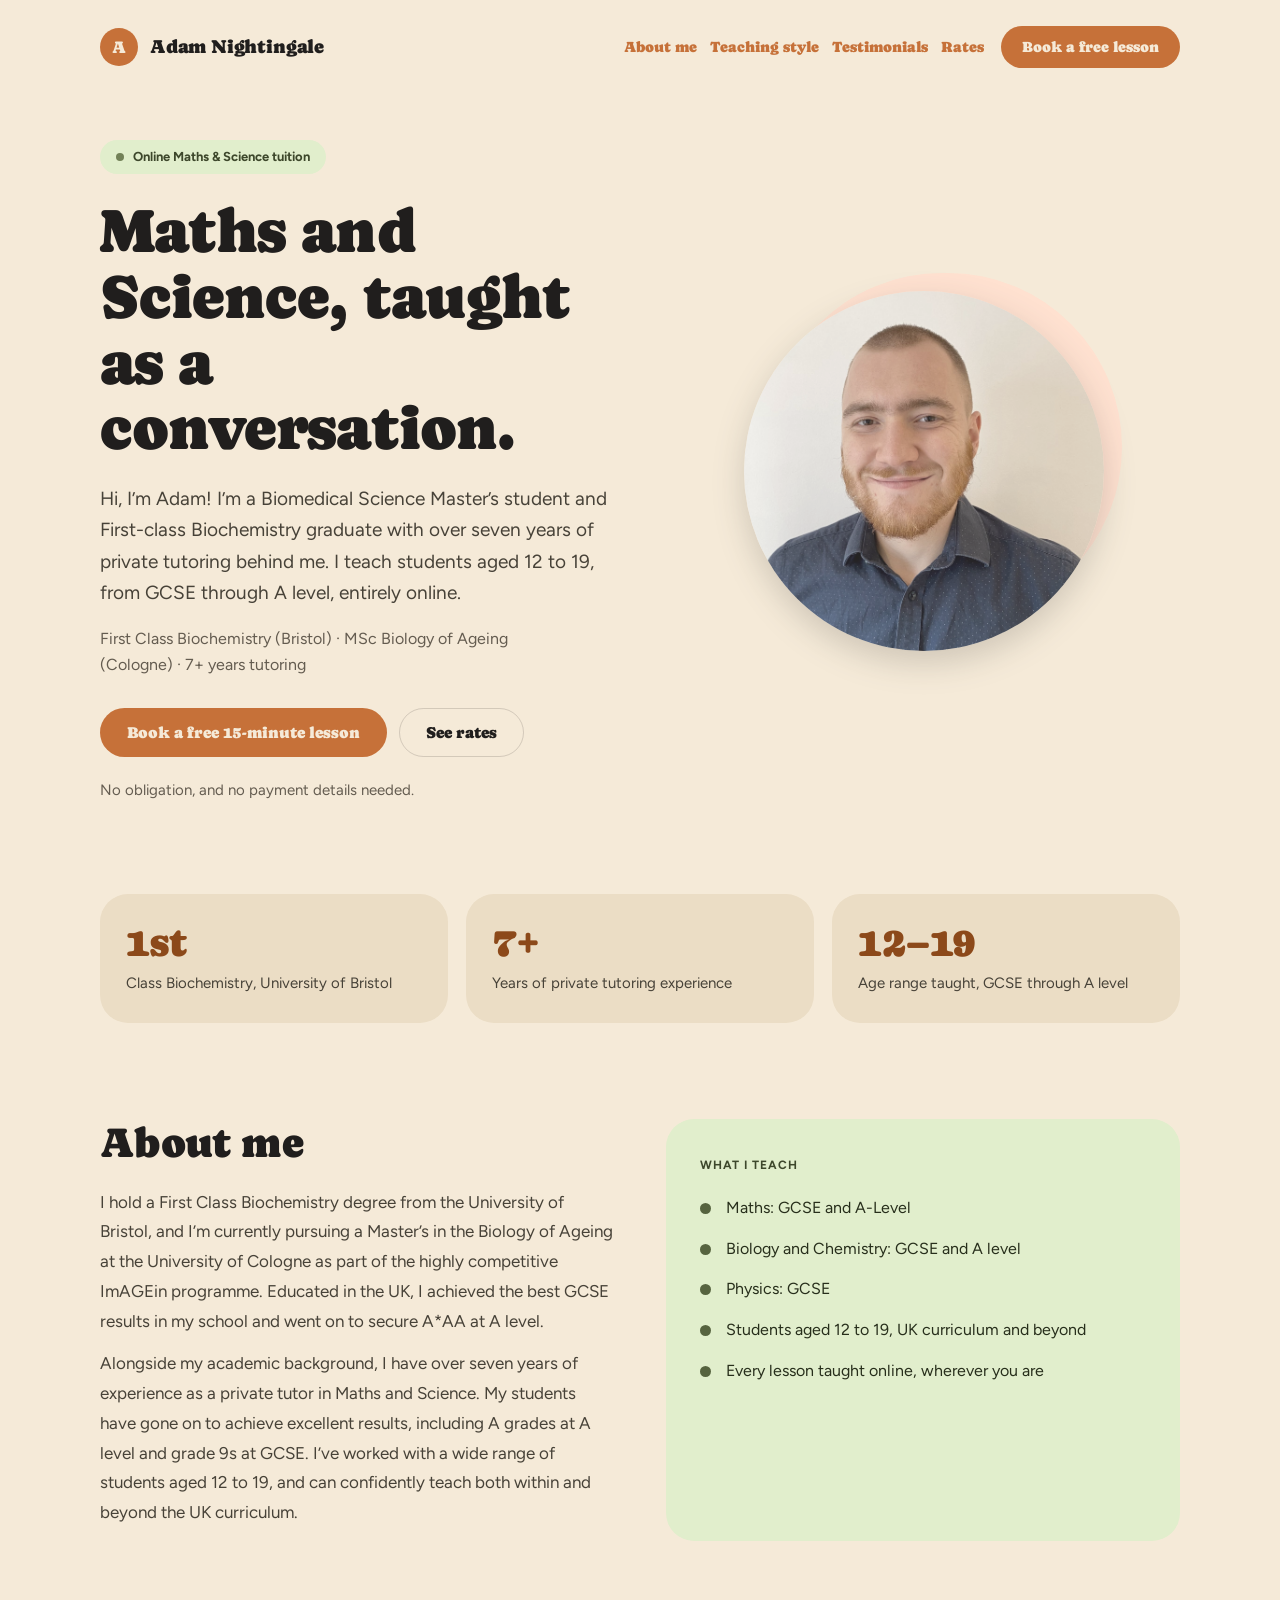
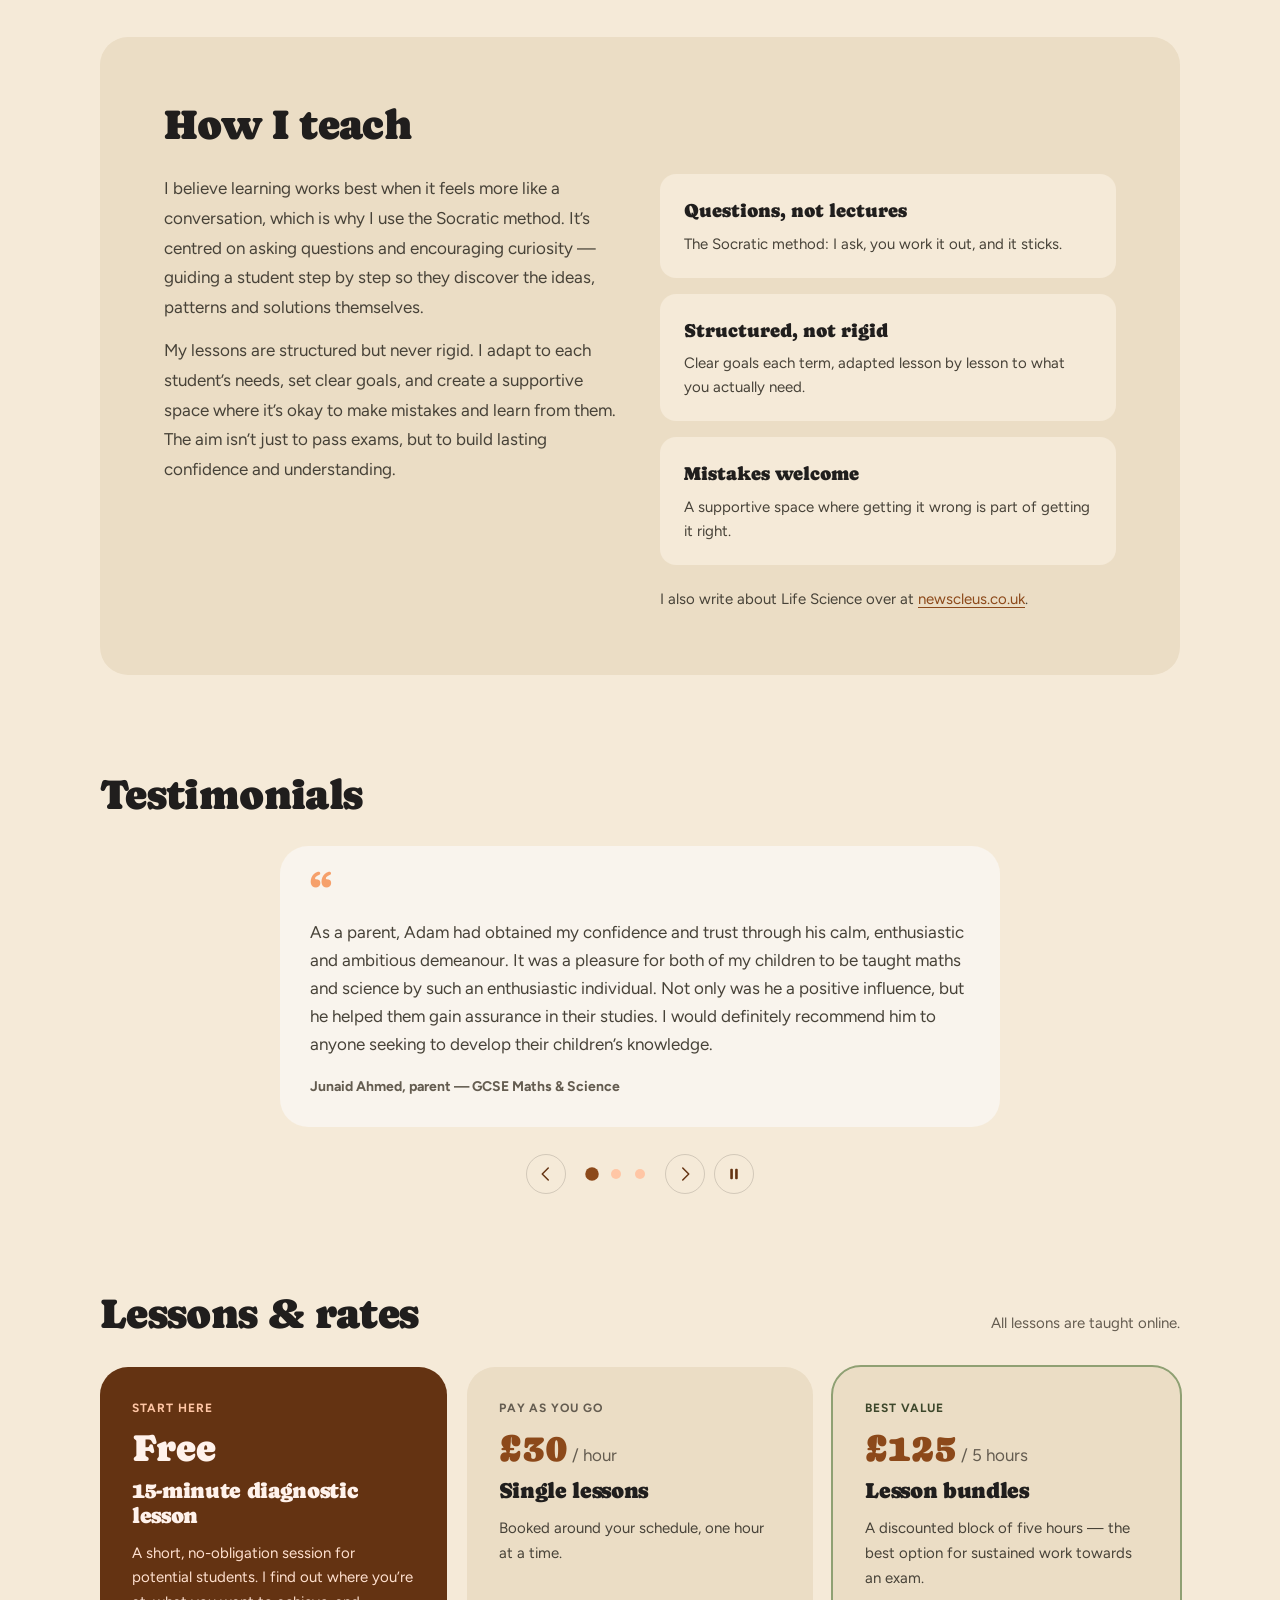
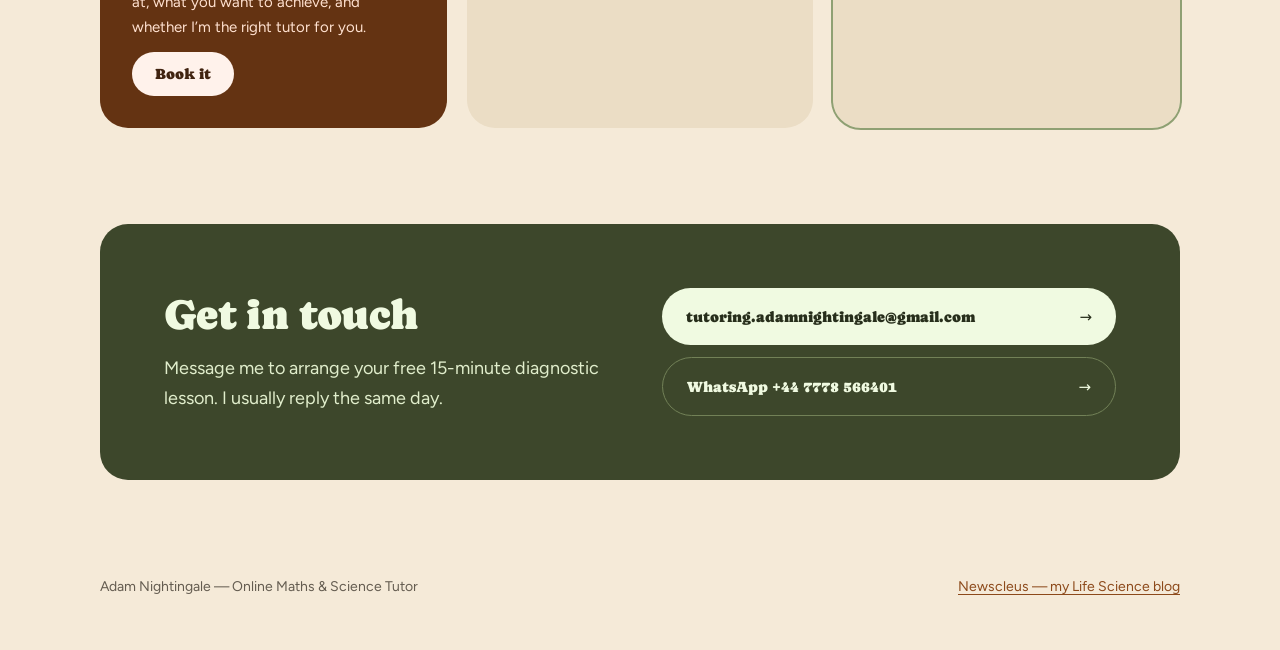
<file: index.html>
<!DOCTYPE html>
<html lang="en-GB">
<head>
<meta charset="utf-8">
<meta name="viewport" content="width=device-width, initial-scale=1">
<title>Adam Nightingale — Maths &amp; Science Tutor</title>
<meta name="description" content="Online Maths and Science tuition for ages 12–19 from a First Class Biochemistry graduate with 7+ years of private tutoring experience. Free 15-minute diagnostic lesson.">
<link rel="stylesheet" href="assets/styles.css">
<link rel="preload" href="assets/fonts/caprasimo-latin.woff2" as="font" type="font/woff2" crossorigin>
<link rel="preload" href="assets/fonts/figtree-latin.woff2" as="font" type="font/woff2" crossorigin>
</head>
<body>

<div style="background: var(--color-bg); color: var(--color-text); font-family: var(--font-body); padding: 0 5vw;">

  <header style="display: flex; align-items: center; justify-content: space-between; gap: 20px; flex-wrap: wrap; max-width: 1080px; margin: 0 auto; padding: 26px 0 0;">
    <a href="#top" style="display: flex; align-items: center; gap: 12px; text-decoration: none; color: var(--color-text);">
      <span style="width: 38px; height: 38px; border-radius: 999px; background: var(--color-accent); display: grid; place-items: center; color: var(--color-bg); font-family: var(--font-heading); font-size: 17px;">A</span>
      <span style="font-family: var(--font-heading); font-size: 19px; letter-spacing: -0.01em;">Adam Nightingale</span>
    </a>
    <nav style="display: flex; align-items: center; gap: 2px; flex-wrap: wrap;">
      <a class="btn btn-ghost" href="#about" style="font-size: 15px;">About me</a>
      <a class="btn btn-ghost" href="#teaching" style="font-size: 15px;">Teaching style</a>
      <a class="btn btn-ghost" href="#testimonials" style="font-size: 15px;">Testimonials</a>
      <a class="btn btn-ghost" href="#rates" style="font-size: 15px;">Rates</a>
      <a class="btn btn-primary" href="#contact" style="margin-left: 10px; border-radius: 999px; padding: 11px 20px; font-size: 15px;">Book a free lesson</a>
    </nav>
  </header>

  <section id="top" style="max-width: 1080px; margin: 0 auto; padding: 72px 0 92px; display: grid; grid-template-columns: repeat(auto-fit, minmax(min(300px, 100%), 1fr)); gap: 56px; align-items: center;">
    <div>
      <div style="display: inline-flex; align-items: center; gap: 9px; padding: 7px 16px; border-radius: 999px; background: var(--color-accent-2-200); color: var(--color-accent-2-800); font-size: 13px; font-weight: 700; margin-bottom: 24px;">
        <span style="width: 8px; height: 8px; border-radius: 999px; background: var(--color-accent-2-600); display: block;"></span>
        Online Maths &amp; Science tuition
      </div>
      <h1 style="font-size: clamp(38px, 5.6vw, 62px); line-height: 1.06; margin: 0 0 22px; max-width: 15ch; text-wrap: pretty;">Maths and Science, taught as a conversation.</h1>
      <p style="font-size: 19px; line-height: 1.65; max-width: 50ch; margin: 0 0 18px; color: var(--color-neutral-800);">Hi, I&rsquo;m Adam! I&rsquo;m a Biomedical Science Master&rsquo;s student and First-class Biochemistry graduate with over seven years of private tutoring behind me. I teach students aged 12 to 19, from GCSE through A level, entirely online.</p>
      <p style="font-size: 16px; line-height: 1.6; max-width: 46ch; margin: 0 0 30px; color: var(--color-neutral-700);">First Class Biochemistry (Bristol) &middot; MSc Biology of Ageing (Cologne) &middot; 7+ years tutoring</p>
      <div style="display: flex; gap: 12px; flex-wrap: wrap;">
        <a class="btn btn-primary" href="#contact" style="padding: 14px 26px; border-radius: 999px; font-size: 16px;">Book a free 15-minute lesson</a>
        <a class="btn btn-secondary" href="#rates" style="padding: 14px 26px; border-radius: 999px; font-size: 16px;">See rates</a>
      </div>
      <p style="margin: 22px 0 0; font-size: 15px; color: var(--color-neutral-700);">No obligation, and no payment details needed.</p>
    </div>
    <div style="display: grid; place-items: center;">
      <div style="position: relative; width: min(360px, 100%);">
        <div style="position: absolute; inset: -18px max(-18px, -5vw) 30px 24px; border-radius: 999px; background: var(--color-accent-200);"></div>
        <img class="washed" src="assets/headshot.jpg" alt="Adam Nightingale" width="360" height="360" style="position: relative; width: 100%; aspect-ratio: 1; object-fit: cover; object-position: 50% 22%; border-radius: 999px; box-shadow: var(--shadow-lg);">
      </div>
    </div>
  </section>

  <section style="max-width: 1080px; margin: 0 auto 96px; display: grid; grid-template-columns: repeat(auto-fit, minmax(min(190px, 100%), 1fr)); gap: 18px;">
    <div style="background: var(--color-surface); border-radius: var(--radius-lg); padding: 28px 26px;">
      <div style="font-family: var(--font-heading); font-size: 40px; line-height: 1; color: var(--color-accent-700); margin-bottom: 10px;">1st</div>
      <div style="font-size: 15px; line-height: 1.5; color: var(--color-neutral-800);">Class Biochemistry, University of Bristol</div>
    </div>
    <div style="background: var(--color-surface); border-radius: var(--radius-lg); padding: 28px 26px;">
      <div style="font-family: var(--font-heading); font-size: 40px; line-height: 1; color: var(--color-accent-700); margin-bottom: 10px;">7+</div>
      <div style="font-size: 15px; line-height: 1.5; color: var(--color-neutral-800);">Years of private tutoring experience</div>
    </div>
    <div style="background: var(--color-surface); border-radius: var(--radius-lg); padding: 28px 26px;">
      <div style="font-family: var(--font-heading); font-size: 40px; line-height: 1; color: var(--color-accent-700); margin-bottom: 10px;">12&ndash;19</div>
      <div style="font-size: 15px; line-height: 1.5; color: var(--color-neutral-800);">Age range taught, GCSE through A level</div>
    </div>
  </section>

  <section id="about" style="max-width: 1080px; margin: 0 auto; padding: 0 0 96px; display: grid; grid-template-columns: repeat(auto-fit, minmax(min(280px, 100%), 1fr)); gap: 52px;">
    <div>
      <h2 style="font-size: clamp(30px, 3.4vw, 42px); margin: 0 0 22px;">About me</h2>
      <p style="font-size: 17px; line-height: 1.75; color: var(--color-neutral-800); max-width: 50ch;">I hold a First Class Biochemistry degree from the University of Bristol, and I&rsquo;m currently pursuing a Master&rsquo;s in the Biology of Ageing at the University of Cologne as part of the highly competitive ImAGEin programme. Educated in the UK, I achieved the best GCSE results in my school and went on to secure A*AA at A level.</p>
      <p style="font-size: 17px; line-height: 1.75; color: var(--color-neutral-800); max-width: 50ch;">Alongside my academic background, I have over seven years of experience as a private tutor in Maths and Science. My students have gone on to achieve excellent results, including A grades at A level and grade 9s at GCSE. I&rsquo;ve worked with a wide range of students aged 12 to 19, and can confidently teach both within and beyond the UK curriculum.</p>
    </div>
    <div style="background: var(--color-accent-2-200); border-radius: var(--radius-lg); padding: 34px;">
      <span style="font-size: 12px; letter-spacing: 0.08em; text-transform: uppercase; font-weight: 700; color: var(--color-accent-2-800);">What I teach</span>
      <ul style="list-style: none; margin: 20px 0 0; padding: 0; display: flex; flex-direction: column; gap: 16px;">
        <li style="display: grid; grid-template-columns: 11px minmax(0, 1fr); gap: 15px; align-items: start; font-size: 16px; color: var(--color-accent-2-900); line-height: 1.55;">
          <span style="width: 11px; height: 11px; border-radius: 999px; background: var(--color-accent-2-700); display: block; margin-top: 7px;"></span>
          <span>Maths: GCSE and A-Level</span>
        </li>
        <li style="display: grid; grid-template-columns: 11px minmax(0, 1fr); gap: 15px; align-items: start; font-size: 16px; color: var(--color-accent-2-900); line-height: 1.55;">
          <span style="width: 11px; height: 11px; border-radius: 999px; background: var(--color-accent-2-700); display: block; margin-top: 7px;"></span>
          <span>Biology and Chemistry: GCSE and A level</span>
        </li>
        <li style="display: grid; grid-template-columns: 11px minmax(0, 1fr); gap: 15px; align-items: start; font-size: 16px; color: var(--color-accent-2-900); line-height: 1.55;">
          <span style="width: 11px; height: 11px; border-radius: 999px; background: var(--color-accent-2-700); display: block; margin-top: 7px;"></span>
          <span>Physics: GCSE</span>
        </li>
        <li style="display: grid; grid-template-columns: 11px minmax(0, 1fr); gap: 15px; align-items: start; font-size: 16px; color: var(--color-accent-2-900); line-height: 1.55;">
          <span style="width: 11px; height: 11px; border-radius: 999px; background: var(--color-accent-2-700); display: block; margin-top: 7px;"></span>
          <span>Students aged 12 to 19, UK curriculum and beyond</span>
        </li>
        <li style="display: grid; grid-template-columns: 11px minmax(0, 1fr); gap: 15px; align-items: start; font-size: 16px; color: var(--color-accent-2-900); line-height: 1.55;">
          <span style="width: 11px; height: 11px; border-radius: 999px; background: var(--color-accent-2-700); display: block; margin-top: 7px;"></span>
          <span>Every lesson taught online, wherever you are</span>
        </li>
      </ul>
    </div>
  </section>

  <section id="teaching" style="max-width: 1080px; margin: 0 auto 96px; background: var(--color-surface); border-radius: var(--radius-lg); padding: clamp(34px, 5vw, 64px);">
    <h2 style="font-size: clamp(30px, 3.4vw, 42px); margin: 0 0 26px; max-width: 18ch;">How I teach</h2>
    <div style="display: grid; grid-template-columns: repeat(auto-fit, minmax(min(280px, 100%), 1fr)); gap: 40px;">
      <div>
        <p style="font-size: 17px; line-height: 1.75; color: var(--color-neutral-800);">I believe learning works best when it feels more like a conversation, which is why I use the Socratic method. It&rsquo;s centred on asking questions and encouraging curiosity &mdash; guiding a student step by step so they discover the ideas, patterns and solutions themselves.</p>
        <p style="font-size: 17px; line-height: 1.75; color: var(--color-neutral-800);">My lessons are structured but never rigid. I adapt to each student&rsquo;s needs, set clear goals, and create a supportive space where it&rsquo;s okay to make mistakes and learn from them. The aim isn&rsquo;t just to pass exams, but to build lasting confidence and understanding.</p>
      </div>
      <div style="display: flex; flex-direction: column; gap: 16px;">
        <div style="background: var(--color-bg); border-radius: var(--radius-md); padding: 22px 24px;">
          <div style="font-family: var(--font-heading); font-size: 19px; margin-bottom: 6px;">Questions, not lectures</div>
          <div style="font-size: 15px; line-height: 1.6; color: var(--color-neutral-800);">The Socratic method: I ask, you work it out, and it sticks.</div>
        </div>
        <div style="background: var(--color-bg); border-radius: var(--radius-md); padding: 22px 24px;">
          <div style="font-family: var(--font-heading); font-size: 19px; margin-bottom: 6px;">Structured, not rigid</div>
          <div style="font-size: 15px; line-height: 1.6; color: var(--color-neutral-800);">Clear goals each term, adapted lesson by lesson to what you actually need.</div>
        </div>
        <div style="background: var(--color-bg); border-radius: var(--radius-md); padding: 22px 24px;">
          <div style="font-family: var(--font-heading); font-size: 19px; margin-bottom: 6px;">Mistakes welcome</div>
          <div style="font-size: 15px; line-height: 1.6; color: var(--color-neutral-800);">A supportive space where getting it wrong is part of getting it right.</div>
        </div>
        <p style="margin: 6px 0 0; font-size: 15px; line-height: 1.6; color: var(--color-neutral-800);">I also write about Life Science over at <a href="https://www.newscleus.co.uk">newscleus.co.uk</a>.</p>
      </div>
    </div>
  </section>

  <section id="testimonials" style="max-width: 1080px; margin: 0 auto 96px;">
    <h2 style="font-size: clamp(30px, 3.4vw, 42px); margin: 0 0 28px;">Testimonials</h2>
    <!-- ====================================================================
         To add another testimonial, copy a whole <figure class="testimonial">
         block and swap the text inside the <blockquote> and <figcaption>.
         Wrap each paragraph of the quote in its own <p>, and leave out the
         surrounding quote marks - the card draws its own.

         Without assets/carousel.js these flow into a plain grid. With it,
         they become a single rotating panel and the dots are built to match
         however many cards are here, so nothing else needs changing.
         ==================================================================== -->
    <div class="carousel" data-carousel>
      <div class="carousel-track" data-carousel-track>
        <figure class="testimonial">
          <span class="testimonial-mark" aria-hidden="true">&ldquo;</span>
          <blockquote class="testimonial-quote">
            <p>As a parent, Adam had obtained my confidence and trust through his calm, enthusiastic and ambitious demeanour. It was a pleasure for both of my children to be taught maths and science by such an enthusiastic individual. Not only was he a positive influence, but he helped them gain assurance in their studies. I would definitely recommend him to anyone seeking to develop their children&rsquo;s knowledge.</p>
          </blockquote>
          <figcaption class="testimonial-attr">Junaid Ahmed, parent &mdash; GCSE Maths &amp; Science</figcaption>
        </figure>
        <figure class="testimonial">
          <span class="testimonial-mark" aria-hidden="true">&ldquo;</span>
          <blockquote class="testimonial-quote">
            <p>Adam helped me get an A in Chemistry and an A* in Maths A-level, up from my predicted grades of 2 Bs. He really knows his stuff and explains topics clearly and slowly, which I found useful. Highly recommended!</p>
          </blockquote>
          <figcaption class="testimonial-attr">Riyad Ali, student &mdash; A-level Chemistry &amp; Maths</figcaption>
        </figure>
        <figure class="testimonial">
          <span class="testimonial-mark" aria-hidden="true">&ldquo;</span>
          <blockquote class="testimonial-quote">
            <p>Adam is an exceptional tutor &mdash; highly intelligent, responsible, and thorough. He deeply understands our school&rsquo;s specific curriculum requirements and leaves no stone unturned. Beyond his academic expertise, he is incredibly kind, interactive, and a genuinely lovely, caring person to work with.</p>
            <p>Since he began tutoring our son in the second term of Year 9, we have seen a remarkable transformation. Not only has Adam tremendously boosted his confidence and attitude, he has also vastly improved his academic knowledge across Biology, Chemistry, and Maths. Our son has been mastering the exact details of his GCSE specifications early, which has kept him highly motivated.</p>
            <p>Thanks to Adam&rsquo;s dedicated and engaging teaching style, our son continues to work hard and is building the perfect foundation for his upcoming exams. We cannot recommend Adam highly enough!</p>
          </blockquote>
          <figcaption class="testimonial-attr">A very happy parent, London &mdash; GCSE Biology, Chemistry &amp; Maths</figcaption>
        </figure>
      </div>
    </div>
  </section>

  <section id="rates" style="max-width: 1080px; margin: 0 auto 96px;">
    <div style="display: flex; align-items: baseline; justify-content: space-between; gap: 20px; flex-wrap: wrap; margin-bottom: 30px;">
      <h2 style="font-size: clamp(30px, 3.4vw, 42px); margin: 0;">Lessons &amp; rates</h2>
      <span style="font-size: 15px; color: var(--color-neutral-700);">All lessons are taught online.</span>
    </div>
    <div style="display: grid; grid-template-columns: repeat(auto-fit, minmax(min(270px, 100%), 1fr)); gap: 20px;">
      <div style="background: var(--color-accent-800); color: var(--color-accent-100); border-radius: var(--radius-lg); padding: 32px; display: flex; flex-direction: column; gap: 12px;">
        <span style="font-size: 12px; letter-spacing: 0.08em; text-transform: uppercase; font-weight: 700; color: var(--color-accent-300);">Start here</span>
        <div style="font-family: var(--font-heading); font-size: 38px; line-height: 1;">Free</div>
        <h3 style="margin: 0; font-size: 22px; color: var(--color-accent-100);">15-minute diagnostic lesson</h3>
        <p style="margin: 0; font-size: 15px; line-height: 1.65; color: var(--color-accent-200);">A short, no-obligation session for potential students. I find out where you&rsquo;re at, what you want to achieve, and whether I&rsquo;m the right tutor for you.</p>
        <a class="btn" href="#contact" style="margin-top: auto; background: var(--color-accent-100); color: var(--color-accent-900); border-radius: 999px; padding: 12px 22px; font-size: 15px; align-self: flex-start;">Book it</a>
      </div>
      <div style="background: var(--color-surface); border-radius: var(--radius-lg); padding: 32px; display: flex; flex-direction: column; gap: 12px;">
        <span style="font-size: 12px; letter-spacing: 0.08em; text-transform: uppercase; font-weight: 700; color: var(--color-neutral-700);">Pay as you go</span>
        <div style="font-family: var(--font-heading); font-size: 38px; line-height: 1; color: var(--color-accent-700);">&pound;30<span style="font-size: 17px; font-family: var(--font-body); color: var(--color-neutral-700);"> / hour</span></div>
        <h3 style="margin: 0; font-size: 22px;">Single lessons</h3>
        <p style="margin: 0; font-size: 15px; line-height: 1.65; color: var(--color-neutral-800);">Booked around your schedule, one hour at a time.</p>
      </div>
      <div style="background: var(--color-surface); border-radius: var(--radius-lg); padding: 32px; display: flex; flex-direction: column; gap: 12px; outline: 2px solid var(--color-accent-2-500);">
        <span style="font-size: 12px; letter-spacing: 0.08em; text-transform: uppercase; font-weight: 700; color: var(--color-accent-2-800);">Best value</span>
        <div style="font-family: var(--font-heading); font-size: 38px; line-height: 1; color: var(--color-accent-700);">&pound;125<span style="font-size: 17px; font-family: var(--font-body); color: var(--color-neutral-700);"> / 5 hours</span></div>
        <h3 style="margin: 0; font-size: 22px;">Lesson bundles</h3>
        <p style="margin: 0; font-size: 15px; line-height: 1.65; color: var(--color-neutral-800);">A discounted block of five hours &mdash; the best option for sustained work towards an exam.</p>
      </div>
    </div>
  </section>

  <section id="contact" style="max-width: 1080px; margin: 0 auto 96px; background: var(--color-accent-2-800); color: var(--color-accent-2-100); border-radius: var(--radius-lg); padding: clamp(34px, 5vw, 64px); display: grid; grid-template-columns: repeat(auto-fit, minmax(min(270px, 100%), 1fr)); gap: 44px; align-items: center;">
    <div>
      <h2 style="font-size: clamp(28px, 3.4vw, 42px); margin: 0 0 16px; color: var(--color-accent-2-100);">Get in touch</h2>
      <p style="margin: 0; font-size: 18px; line-height: 1.65; color: var(--color-accent-2-200); max-width: 38ch;">Message me to arrange your free 15-minute diagnostic lesson. I usually reply the same day.</p>
    </div>
    <div style="display: flex; flex-direction: column; gap: 12px;">
      <a class="contact-link" href="mailto:tutoring.adamnightingale@gmail.com">
        <span>tutoring.adamnightingale@gmail.com</span><span aria-hidden="true">&rarr;</span>
      </a>
      <a class="contact-link contact-link-outline" href="https://wa.me/447778566401">
        <span>WhatsApp +44 7778 566401</span><span aria-hidden="true">&rarr;</span>
      </a>
    </div>
  </section>

  <footer style="max-width: 1080px; margin: 0 auto; padding: 0 0 52px; display: flex; justify-content: space-between; gap: 20px; flex-wrap: wrap; font-size: 14px; color: var(--color-neutral-700);">
    <span>Adam Nightingale &mdash; Online Maths &amp; Science Tutor</span>
    <a href="https://www.newscleus.co.uk">Newscleus &mdash; my Life Science blog</a>
  </footer>
</div>

<script src="assets/carousel.js" defer></script>

</body>
</html>
</file>
<file: assets/styles.css>
/* Organic — design-system tokens and component classes. This file is the source of truth for the system's look; retune it here and see readme.md. */
/* latin-ext */
@font-face {
  font-family: 'Caprasimo';
  font-style: normal;
  font-weight: 400;
  font-display: swap;
  src: url("fonts/caprasimo-latin-ext.woff2") format('woff2');
  unicode-range: U+0100-02BA, U+02BD-02C5, U+02C7-02CC, U+02CE-02D7, U+02DD-02FF, U+0304, U+0308, U+0329, U+1D00-1DBF, U+1E00-1E9F, U+1EF2-1EFF, U+2020, U+20A0-20AB, U+20AD-20C0, U+2113, U+2C60-2C7F, U+A720-A7FF;
}
/* latin */
@font-face {
  font-family: 'Caprasimo';
  font-style: normal;
  font-weight: 400;
  font-display: swap;
  src: url("fonts/caprasimo-latin.woff2") format('woff2');
  unicode-range: U+0000-00FF, U+0131, U+0152-0153, U+02BB-02BC, U+02C6, U+02DA, U+02DC, U+0304, U+0308, U+0329, U+2000-206F, U+20AC, U+2122, U+2191, U+2193, U+2212, U+2215, U+FEFF, U+FFFD;
}
/* latin-ext */
@font-face {
  font-family: 'Figtree';
  font-style: normal;
  font-weight: 400;
  font-display: swap;
  src: url("fonts/figtree-latin-ext.woff2") format('woff2');
  unicode-range: U+0100-02BA, U+02BD-02C5, U+02C7-02CC, U+02CE-02D7, U+02DD-02FF, U+0304, U+0308, U+0329, U+1D00-1DBF, U+1E00-1E9F, U+1EF2-1EFF, U+2020, U+20A0-20AB, U+20AD-20C0, U+2113, U+2C60-2C7F, U+A720-A7FF;
}
/* latin */
@font-face {
  font-family: 'Figtree';
  font-style: normal;
  font-weight: 400;
  font-display: swap;
  src: url("fonts/figtree-latin.woff2") format('woff2');
  unicode-range: U+0000-00FF, U+0131, U+0152-0153, U+02BB-02BC, U+02C6, U+02DA, U+02DC, U+0304, U+0308, U+0329, U+2000-206F, U+20AC, U+2122, U+2191, U+2193, U+2212, U+2215, U+FEFF, U+FFFD;
}
/* latin-ext */
@font-face {
  font-family: 'Figtree';
  font-style: normal;
  font-weight: 600;
  font-display: swap;
  src: url("fonts/figtree-latin-ext.woff2") format('woff2');
  unicode-range: U+0100-02BA, U+02BD-02C5, U+02C7-02CC, U+02CE-02D7, U+02DD-02FF, U+0304, U+0308, U+0329, U+1D00-1DBF, U+1E00-1E9F, U+1EF2-1EFF, U+2020, U+20A0-20AB, U+20AD-20C0, U+2113, U+2C60-2C7F, U+A720-A7FF;
}
/* latin */
@font-face {
  font-family: 'Figtree';
  font-style: normal;
  font-weight: 600;
  font-display: swap;
  src: url("fonts/figtree-latin.woff2") format('woff2');
  unicode-range: U+0000-00FF, U+0131, U+0152-0153, U+02BB-02BC, U+02C6, U+02DA, U+02DC, U+0304, U+0308, U+0329, U+2000-206F, U+20AC, U+2122, U+2191, U+2193, U+2212, U+2215, U+FEFF, U+FFFD;
}
/* latin-ext */
@font-face {
  font-family: 'Figtree';
  font-style: normal;
  font-weight: 700;
  font-display: swap;
  src: url("fonts/figtree-latin-ext.woff2") format('woff2');
  unicode-range: U+0100-02BA, U+02BD-02C5, U+02C7-02CC, U+02CE-02D7, U+02DD-02FF, U+0304, U+0308, U+0329, U+1D00-1DBF, U+1E00-1E9F, U+1EF2-1EFF, U+2020, U+20A0-20AB, U+20AD-20C0, U+2113, U+2C60-2C7F, U+A720-A7FF;
}
/* latin */
@font-face {
  font-family: 'Figtree';
  font-style: normal;
  font-weight: 700;
  font-display: swap;
  src: url("fonts/figtree-latin.woff2") format('woff2');
  unicode-range: U+0000-00FF, U+0131, U+0152-0153, U+02BB-02BC, U+02C6, U+02DA, U+02DC, U+0304, U+0308, U+0329, U+2000-206F, U+20AC, U+2122, U+2191, U+2193, U+2212, U+2215, U+FEFF, U+FFFD;
}


:root {
  --color-bg: #f5ead8;
  --color-surface: #ebddc5;
  --color-text: #201e1d;
  --color-accent: #c67139;
  --color-accent-2: #7a8a5e;
  --color-divider: color-mix(in srgb, #201e1d 16%, transparent);

  /* Tonal ramps — generated in OKLCH on one shared lightness scale, so the
     same step of any role matches the others in visual value. */
  --color-neutral-100: #f9f4ed;
  --color-neutral-200: #eee7db;
  --color-neutral-300: #dcd3c4;
  --color-neutral-400: #c0b6a5;
  --color-neutral-500: #a19786;
  --color-neutral-600: #82796a;
  --color-neutral-700: #645c50;
  --color-neutral-800: #474238;
  --color-neutral-900: #2e2b25;

  --color-accent-100: #fff2eb;
  --color-accent-200: #ffe1d0;
  --color-accent-300: #ffc6a5;
  --color-accent-400: #f6a06b;
  --color-accent-500: #d67f48;
  --color-accent-600: #b2622d;
  --color-accent-700: #8c491a;
  --color-accent-800: #643312;
  --color-accent-900: #402310;

  --color-accent-2-100: #f0fae1;
  --color-accent-2-200: #e1eecc;
  --color-accent-2-300: #ccdbb2;
  --color-accent-2-400: #aebf92;
  --color-accent-2-500: #8fa073;
  --color-accent-2-600: #728157;
  --color-accent-2-700: #56633f;
  --color-accent-2-800: #3d472b;
  --color-accent-2-900: #272e1b;

  --font-heading: "Caprasimo", system-ui, sans-serif;
  --font-heading-weight: 400;
  --font-body: "Figtree", system-ui, sans-serif;

  --space-1: 4.4px;
  --space-2: 8.8px;
  --space-3: 13.2px;
  --space-4: 17.6px;
  --space-6: 26.4px;
  --space-8: 35.2px;

  --radius-sm: 8px;
  --radius-md: 16px;
  --radius-lg: 28px;

  /* Elevation — derived from the ground: soft ink-tinted shadows on a
     light theme, a hairline edge + ambient darkness on a dark one. */
  --shadow-sm: 0 1px 2px color-mix(in srgb, #2e2b25 14%, transparent);
  --shadow-md: 0 3px 10px color-mix(in srgb, #2e2b25 16%, transparent);
  --shadow-lg: 0 12px 32px color-mix(in srgb, #2e2b25 22%, transparent);
}

body {
  background: var(--color-bg);
  color: var(--color-text);
  font-family: var(--font-body);
}
h1, h2, h3, h4 { font-family: var(--font-heading); font-weight: var(--font-heading-weight); }

.washed{filter:saturate(0.6) contrast(0.85) brightness(1.1) opacity(0.94)}

/* ══════════════════════════════════════════════════════════════════════════
   Components — built with the tokens above. Plain CSS
   on plain HTML: no JavaScript, no build step. Each class is documented in
   readme.md and demonstrated in foundations/ and components/.
   ══════════════════════════════════════════════════════════════════════ */

*, *::before, *::after { box-sizing: border-box; }
body { margin: 0; font-size: 15px; line-height: 1.55; font-weight: 400; }
h1, h2, h3, h4, h5, h6 {
  font-family: var(--font-heading); font-weight: var(--font-heading-weight);
  line-height: 1.12; letter-spacing: -0.015em; margin: 0 0 var(--space-2);
}
h1 { font-size: 42px; }
h2 { font-size: 32px; }
h3 { font-size: 25px; }
h4 { font-size: 20px; }
h5 { font-size: 16px; }
h6 { font-size: 13px; }
h6 { letter-spacing: 0.08em; text-transform: uppercase; }
p { margin: 0 0 var(--space-3); }
a { color: var(--color-accent); text-underline-offset: 3px; }
img { display: block; max-width: 100%; }
figure { margin: 0; }
figcaption {
  font-size: 11px; margin-top: var(--space-1);
  color: color-mix(in srgb, var(--color-text) 55%, transparent);
}
.text-muted { color: color-mix(in srgb, var(--color-text) 55%, transparent); }
:focus { outline: none; }
:focus-visible { outline: 2px solid var(--color-accent); outline-offset: 2px; }
::selection { background: color-mix(in srgb, var(--color-accent) 30%, transparent); }

/* — rules — */
.hr {
  height: 1px; border: 0; margin: var(--space-4) 0;
  background: var(--color-divider);
}

/* — buttons — */
.btn {
  display: inline-flex; align-items: center; justify-content: center; gap: 6px;
  cursor: pointer; text-decoration: none;
  font-family: var(--font-heading); font-weight: var(--font-heading-weight);
  font-size: 14px; line-height: 1.2; color: var(--color-text); /* matches the .input's 14px —
     the pair sits side by side in sign-up rows */
  background: transparent; border: 1px solid transparent;
  padding: var(--space-2) calc(var(--space-3) * 1.2);
  border-radius: var(--radius-md);
}
.btn svg { display: block; }
.btn:disabled { opacity: 0.45; cursor: not-allowed; }
.btn-primary { background: var(--color-accent); color: var(--color-bg); }
.btn-primary:hover { background: var(--color-accent-600); }
.btn-primary:active { background: var(--color-accent-700); }
.btn-secondary { border-color: var(--color-divider); }
.btn-secondary:hover { background: color-mix(in srgb, var(--color-text) 7%, transparent); }
.btn-secondary:active { background: color-mix(in srgb, var(--color-text) 14%, transparent); }
.btn-ghost { color: var(--color-accent); padding-inline: var(--space-1); }
.btn-ghost:hover { background: color-mix(in srgb, var(--color-accent) 10%, transparent); }
.btn-ghost:active { background: color-mix(in srgb, var(--color-accent) 18%, transparent); }
.btn-icon { width: 36px; height: 36px; padding: 0; }
.btn-block { width: 100%; margin-top: var(--space-2); }

/* — forms — */
.field > label {
  display: block; font-size: 12px; margin-bottom: 5px;
  color: color-mix(in srgb, var(--color-text) 70%, transparent);
}
.input {
  width: 100%; min-height: 36px; padding: 6px 10px; font: inherit;
  font-size: 14px; color: var(--color-text); caret-color: var(--color-accent);
  background: var(--color-surface);
  border: 1px solid var(--color-divider); border-radius: var(--radius-md);
}
.input:hover { border-color: color-mix(in srgb, var(--color-text) 45%, transparent); }
.input:focus-visible { border-color: var(--color-accent); outline-offset: 0; }
textarea.input { min-height: 90px; resize: vertical; }
.radio { display: inline-flex; align-items: center; gap: 8px; cursor: pointer; font-size: 14px; }
.radio input, .seg-opt input {
  position: absolute; opacity: 0; width: 0; height: 0; pointer-events: none;
}
.radio .dot {
  width: 16px; height: 16px; flex: none; border-radius: 50%;
  border: 1.5px solid var(--color-divider);
}
.radio:hover .dot { border-color: var(--color-accent); }
.radio input:checked + .dot {
  border-color: var(--color-accent); background: var(--color-accent);
  box-shadow: inset 0 0 0 4px var(--color-bg);
}
.radio input:focus-visible + .dot { outline: 2px solid var(--color-accent); outline-offset: 2px; }
.seg {
  display: inline-flex; overflow: hidden;
  border: 1px solid var(--color-divider); border-radius: var(--radius-md);
}
.seg-opt {
  display: inline-flex; align-items: center; gap: 6px;
  padding: 7px 12px; font-size: 13px; cursor: pointer;
}
.seg-opt + .seg-opt { border-left: 1px solid var(--color-divider); }
.seg-opt:has(input:checked) { background: var(--color-accent); color: var(--color-bg); }
.seg-opt:not(:has(input:checked)):hover { background: color-mix(in srgb, var(--color-text) 7%, transparent); }
.seg-opt:has(input:focus-visible) { outline: 2px solid var(--color-accent); outline-offset: -2px; }

/* — cards — */
.card {
  display: flex; flex-direction: column; gap: var(--space-2);
  padding: var(--space-3); border-radius: var(--radius-md); background: var(--color-surface);
}
.card-kicker { font-size: 10px; letter-spacing: 0.1em; text-transform: uppercase; color: var(--color-accent); }
.card-title {
  font-family: var(--font-heading); font-weight: var(--font-heading-weight);
  font-size: 17px; line-height: 1.2;
}
.card-body { margin: 0; font-size: 13px; opacity: 0.8; flex: 1; }
.card-meta {
  display: flex; align-items: center; gap: 6px; font-size: 11px;
  color: color-mix(in srgb, var(--color-text) 50%, transparent);
}
.elev-sm { box-shadow: var(--shadow-sm); }
.elev-md { box-shadow: var(--shadow-md); }
.elev-lg { box-shadow: var(--shadow-lg); }

/* — tags — */
.tag {
  display: inline-flex; align-items: center; font-size: 11px;
  letter-spacing: 0.02em; padding: 3px 10px;
  border-radius: calc(var(--radius-md) * 0.75);
}
.tag-accent { background: var(--color-accent-100); color: var(--color-accent-800); }
.tag-accent-2 { background: var(--color-accent-2-100); color: var(--color-accent-2-800); }
.tag-neutral { background: var(--color-neutral-100); color: var(--color-neutral-800); }
.tag-outline { border: 1px solid var(--color-accent); color: var(--color-accent); }

/* — navigation — */
.nav {
  display: flex; align-items: center; gap: var(--space-4);
  padding: var(--space-3) var(--space-4);
  border-bottom: none;
}
.nav-brand {
  font-family: var(--font-heading); font-weight: var(--font-heading-weight);
  font-size: 18px; margin-right: auto;
}
.nav a { color: inherit; text-decoration: none; font-size: 14px; }
.nav a:hover, .nav a[aria-current='page'] { color: var(--color-accent); }

/* — tables — */
.table { width: 100%; border-collapse: collapse; font-size: 14px; }
.table th {
  text-align: left; font-size: 11px; letter-spacing: 0.08em; text-transform: uppercase;
  color: color-mix(in srgb, var(--color-text) 60%, transparent);
  padding: var(--space-2); border-bottom: 1px solid var(--color-divider);
}
.table td {
  padding: var(--space-2);
  border-bottom: 1px solid color-mix(in srgb, var(--color-text) 8%, transparent);
}
.table tbody tr:hover { background: color-mix(in srgb, var(--color-text) 4%, transparent); }

/* — dialog — */
.dialog-backdrop {
  position: fixed; inset: 0; display: grid; place-items: center;
  padding: var(--space-4);
  background: color-mix(in srgb, var(--color-neutral-900) 50%, transparent);
}
.dialog {
  width: min(440px, 100%); display: flex; flex-direction: column; gap: var(--space-3);
  padding: var(--space-4); border-radius: var(--radius-lg);
  background: var(--color-surface); box-shadow: var(--shadow-lg);
}
.dialog-title {
  font-family: var(--font-heading); font-weight: var(--font-heading-weight);
  font-size: 20px;
}
.dialog-body { font-size: 14px; opacity: 0.85; }
.dialog-actions { display: flex; justify-content: flex-end; gap: var(--space-2); margin-top: var(--space-2); }

/* — rounded frame: everything softens, small controls go pill — */
.card, .dialog { border-radius: calc(var(--radius-lg) * 1.15); }
.btn, .tag, .seg, .input { border-radius: 999px; }
.input { padding-inline: 14px; }



  html { scroll-behavior: smooth; }
  a { color: var(--color-accent-700); }
  a:hover { color: var(--color-accent-800); }

/* — contact buttons: the design's style-hover attributes as real CSS — */
.contact-link {
  display: flex; align-items: center; justify-content: space-between; gap: 16px;
  padding: 17px 24px; border-radius: 999px;
  background: var(--color-accent-2-100); color: var(--color-accent-2-900);
  text-decoration: none;
  font-family: var(--font-heading); font-weight: var(--font-heading-weight); font-size: 15px;
}
.contact-link:hover { background: #ffffff; color: var(--color-accent-2-900); }
/* the email address is one long token: let the label wrap so the arrow stays inside the pill */
.contact-link > span:first-child { min-width: 0; overflow-wrap: anywhere; }
.contact-link > span:last-child { flex: none; }
.contact-link-outline {
  background: transparent; color: var(--color-accent-2-100);
  border: 1px solid var(--color-accent-2-600);
}
.contact-link-outline:hover { background: var(--color-accent-2-700); color: var(--color-accent-2-100); }

/* ══════════════════════════════════════════════════════════════════════════
   Testimonials — a plain grid by default, upgraded to a rotating carousel by
   assets/carousel.js. The .is-carousel class is added by that script only
   after it has successfully taken over, so with JavaScript off (or broken)
   every testimonial stays on the page in the grid below.
   ══════════════════════════════════════════════════════════════════════ */

.carousel-track {
  display: grid;
  grid-template-columns: repeat(auto-fit, minmax(min(360px, 100%), 1fr));
  gap: 20px;
  align-items: start;
  justify-items: center;
}

.testimonial {
  background: var(--color-neutral-100);
  border-radius: var(--radius-lg);
  padding: 30px;
  display: flex;
  flex-direction: column;
  gap: 18px;
  width: 100%;
  max-width: 540px;
}
.testimonial-mark {
  font-family: var(--font-heading); font-weight: var(--font-heading-weight);
  font-size: 40px; line-height: 0.6; color: var(--color-accent-400);
}
.testimonial-quote {
  margin: 0; max-width: 62ch;
  font-size: 17px; line-height: 1.65; color: var(--color-neutral-800);
}
.testimonial-quote p { margin: 0 0 14px; }
.testimonial-quote p:last-child { margin-bottom: 0; }
.testimonial-attr {
  margin: 0; font-size: 14px; font-weight: 700; color: var(--color-neutral-700);
}

/* — carousel mode — */
.carousel { --carousel-speed: 420ms; }  /* the one place the pace is set */
.carousel.is-carousel .carousel-track {
  display: block; position: relative; overflow: hidden;
  height: 0; /* carousel.js sets the real height, and animates between them */
  transition: height var(--carousel-speed) cubic-bezier(0.4, 0, 0.2, 1);
}
.is-carousel .testimonial {
  position: absolute; top: 0; left: 50%; transform: translateX(-50%);
  max-width: 720px;
  opacity: 0; visibility: hidden;
  transition: opacity var(--carousel-speed) ease,
              visibility 0s linear var(--carousel-speed);
}
.is-carousel .testimonial.is-active {
  opacity: 1; visibility: visible;
  transition: opacity var(--carousel-speed) ease, visibility 0s;
}

/* — carousel controls, built by carousel.js — */
.carousel-controls {
  display: flex; align-items: center; justify-content: center;
  gap: var(--space-2); margin-top: var(--space-6);
}
.carousel-btn {
  display: inline-flex; align-items: center; justify-content: center;
  width: 40px; height: 40px; padding: 0; flex: none;
  cursor: pointer; color: var(--color-accent-800);
  background: transparent;
  border: 1px solid var(--color-divider); border-radius: 999px;
}
.carousel-btn:hover { background: color-mix(in srgb, var(--color-accent) 12%, transparent); }
.carousel-btn:active { background: color-mix(in srgb, var(--color-accent) 20%, transparent); }
.carousel-btn svg { width: 18px; height: 18px; display: block; }
.carousel-dots { display: flex; align-items: center; gap: 0; margin-inline: var(--space-1); }
.carousel-dot {
  width: 24px; height: 24px; padding: 0; flex: none;
  display: inline-flex; align-items: center; justify-content: center;
  cursor: pointer; background: transparent;
  border: 0; border-radius: 999px;
}
.carousel-dot::before {
  content: ''; width: 10px; height: 10px; border-radius: 999px;
  background: var(--color-accent-300);
  transition: background 200ms ease, transform 200ms ease;
}
.carousel-dot:hover::before { background: var(--color-accent-500); }
.carousel-dot[aria-current='true']::before {
  background: var(--color-accent-700); transform: scale(1.35);
}

@media (prefers-reduced-motion: reduce) {
  .carousel.is-carousel .carousel-track,
  .is-carousel .testimonial,
  .carousel-dot::before { transition: none; }
}
</file>
